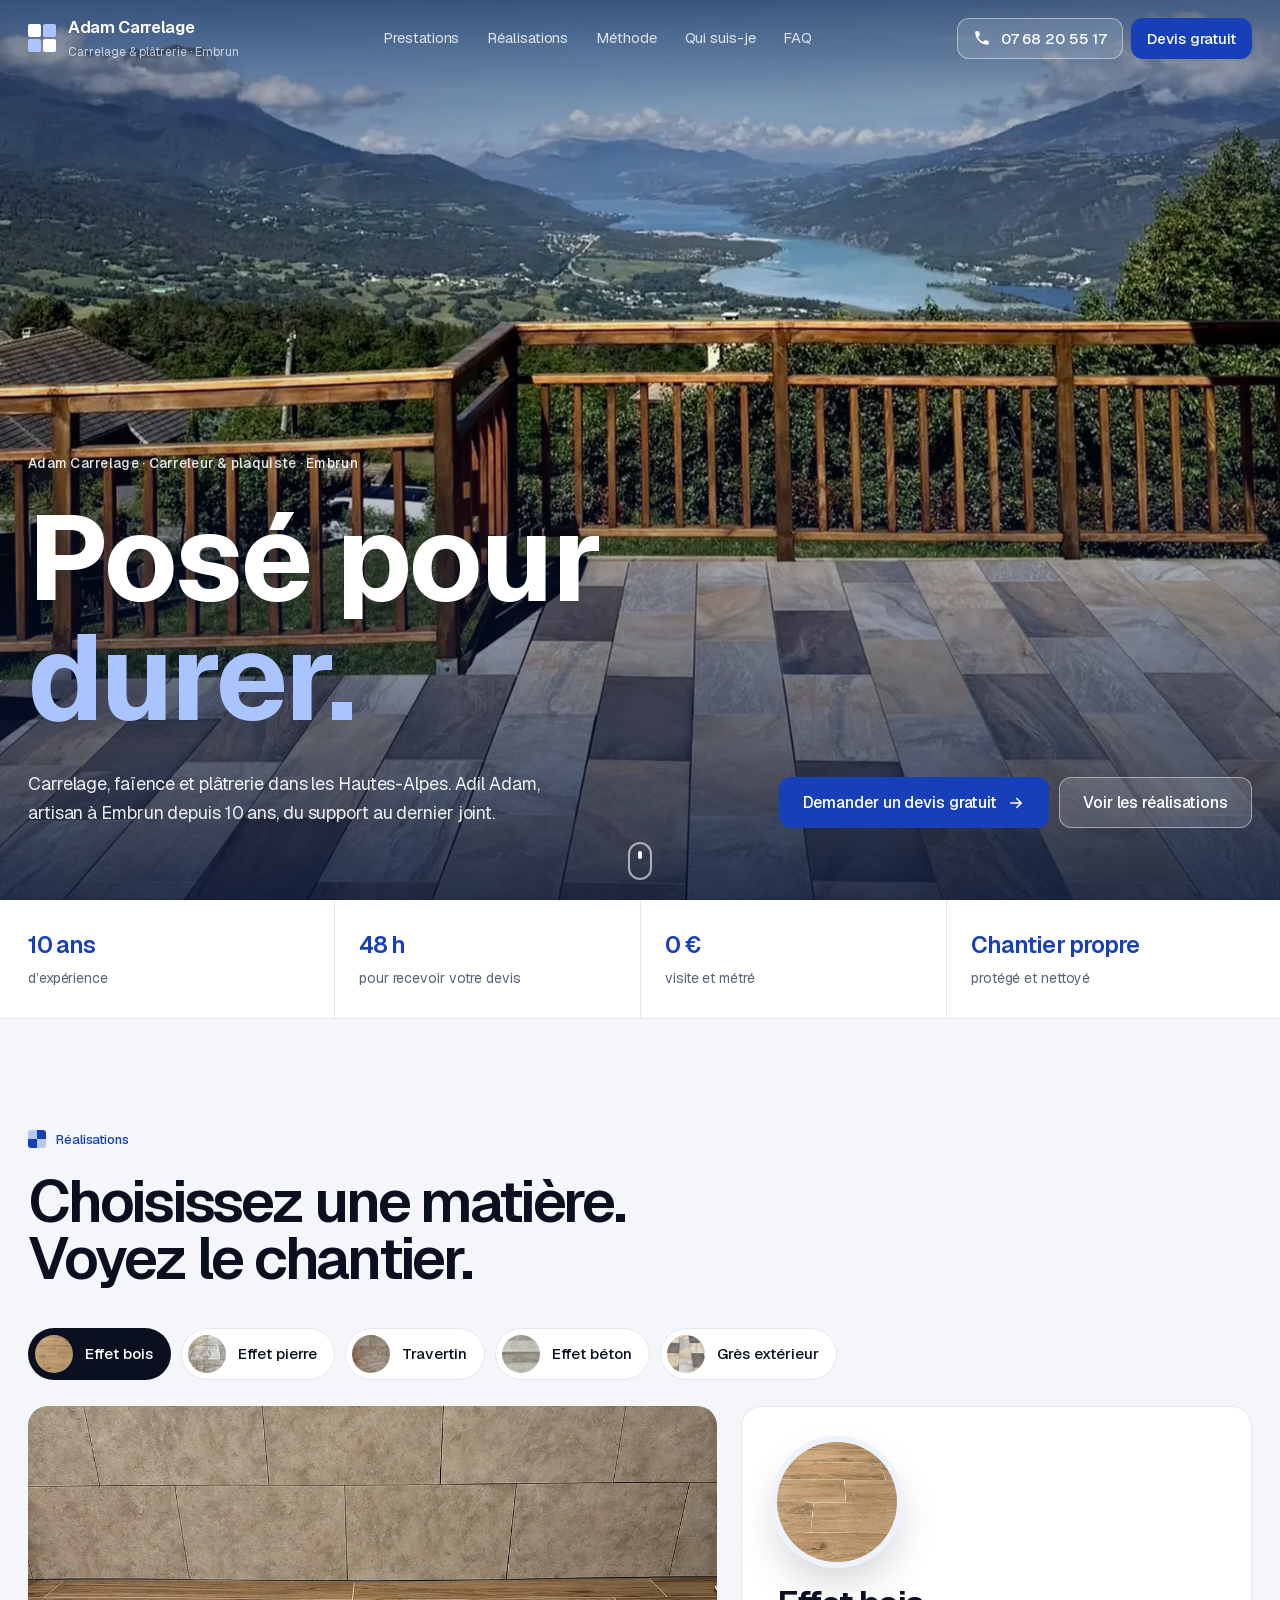
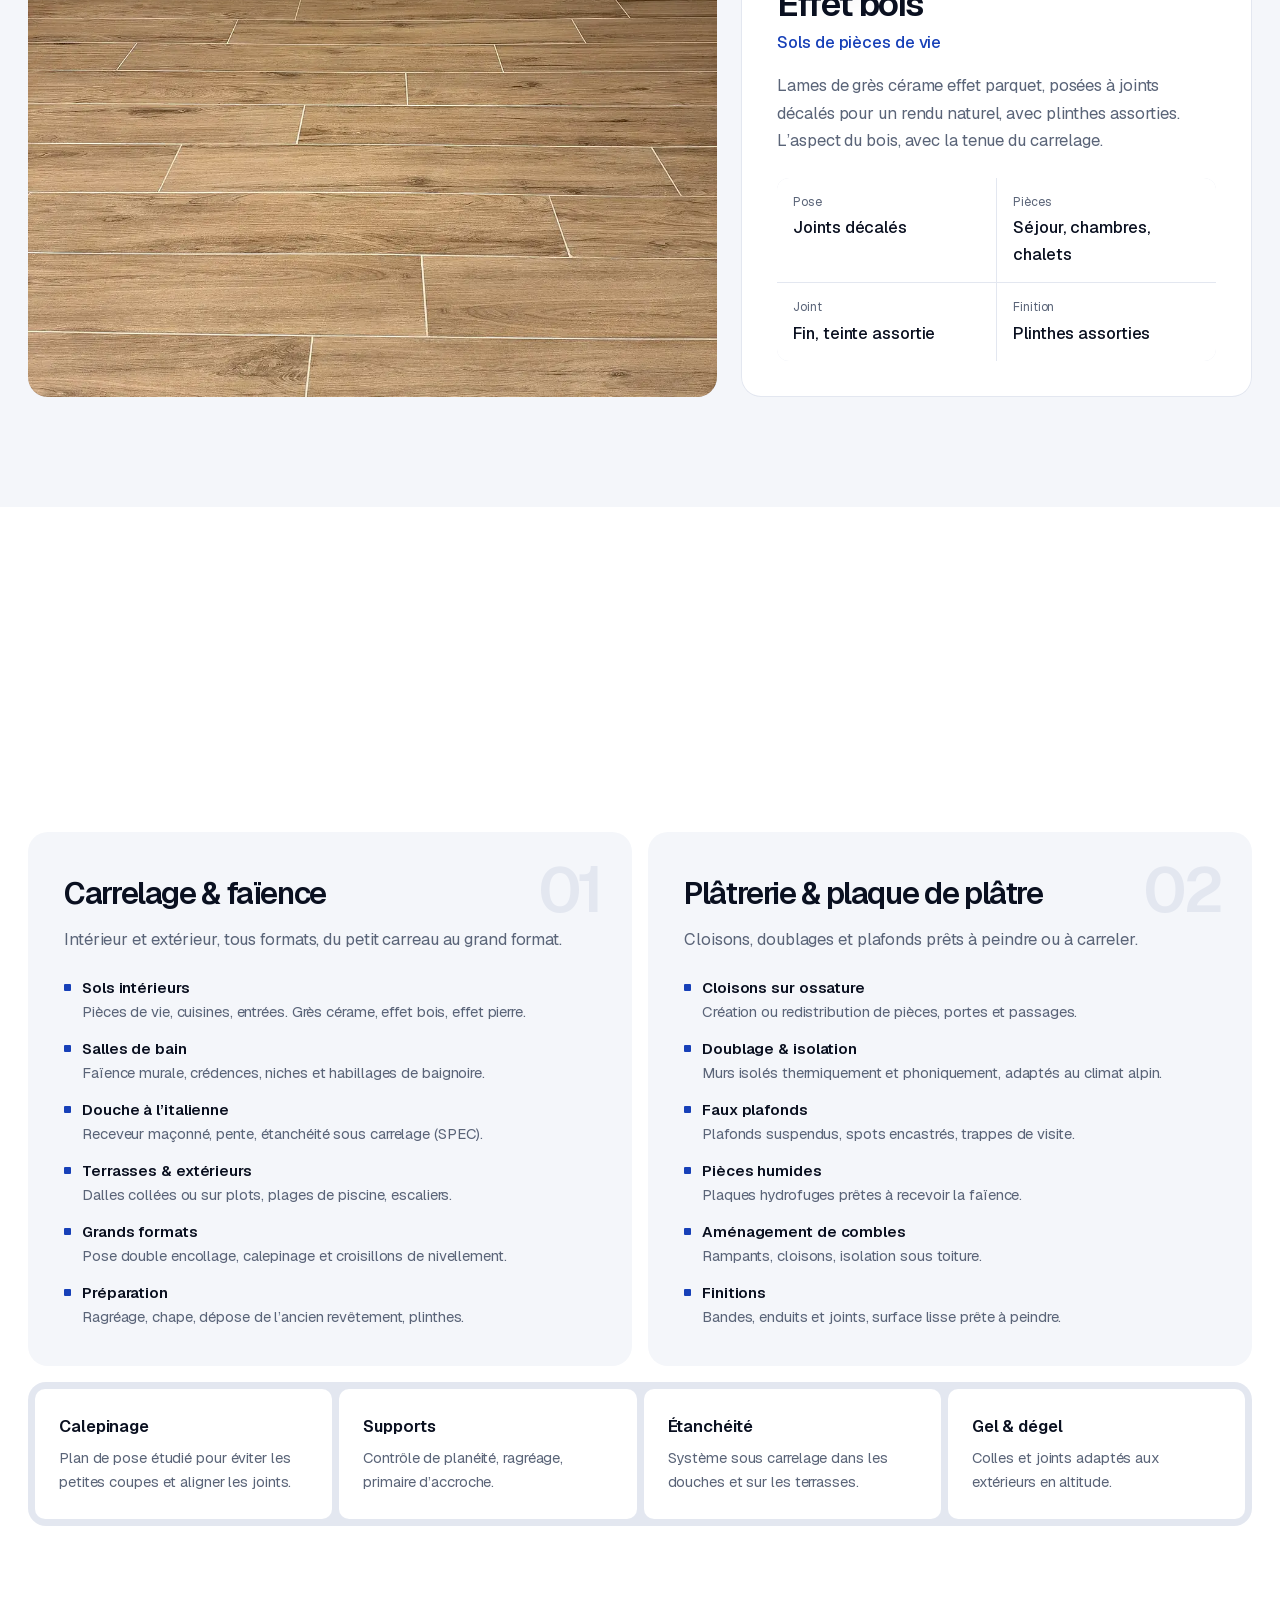
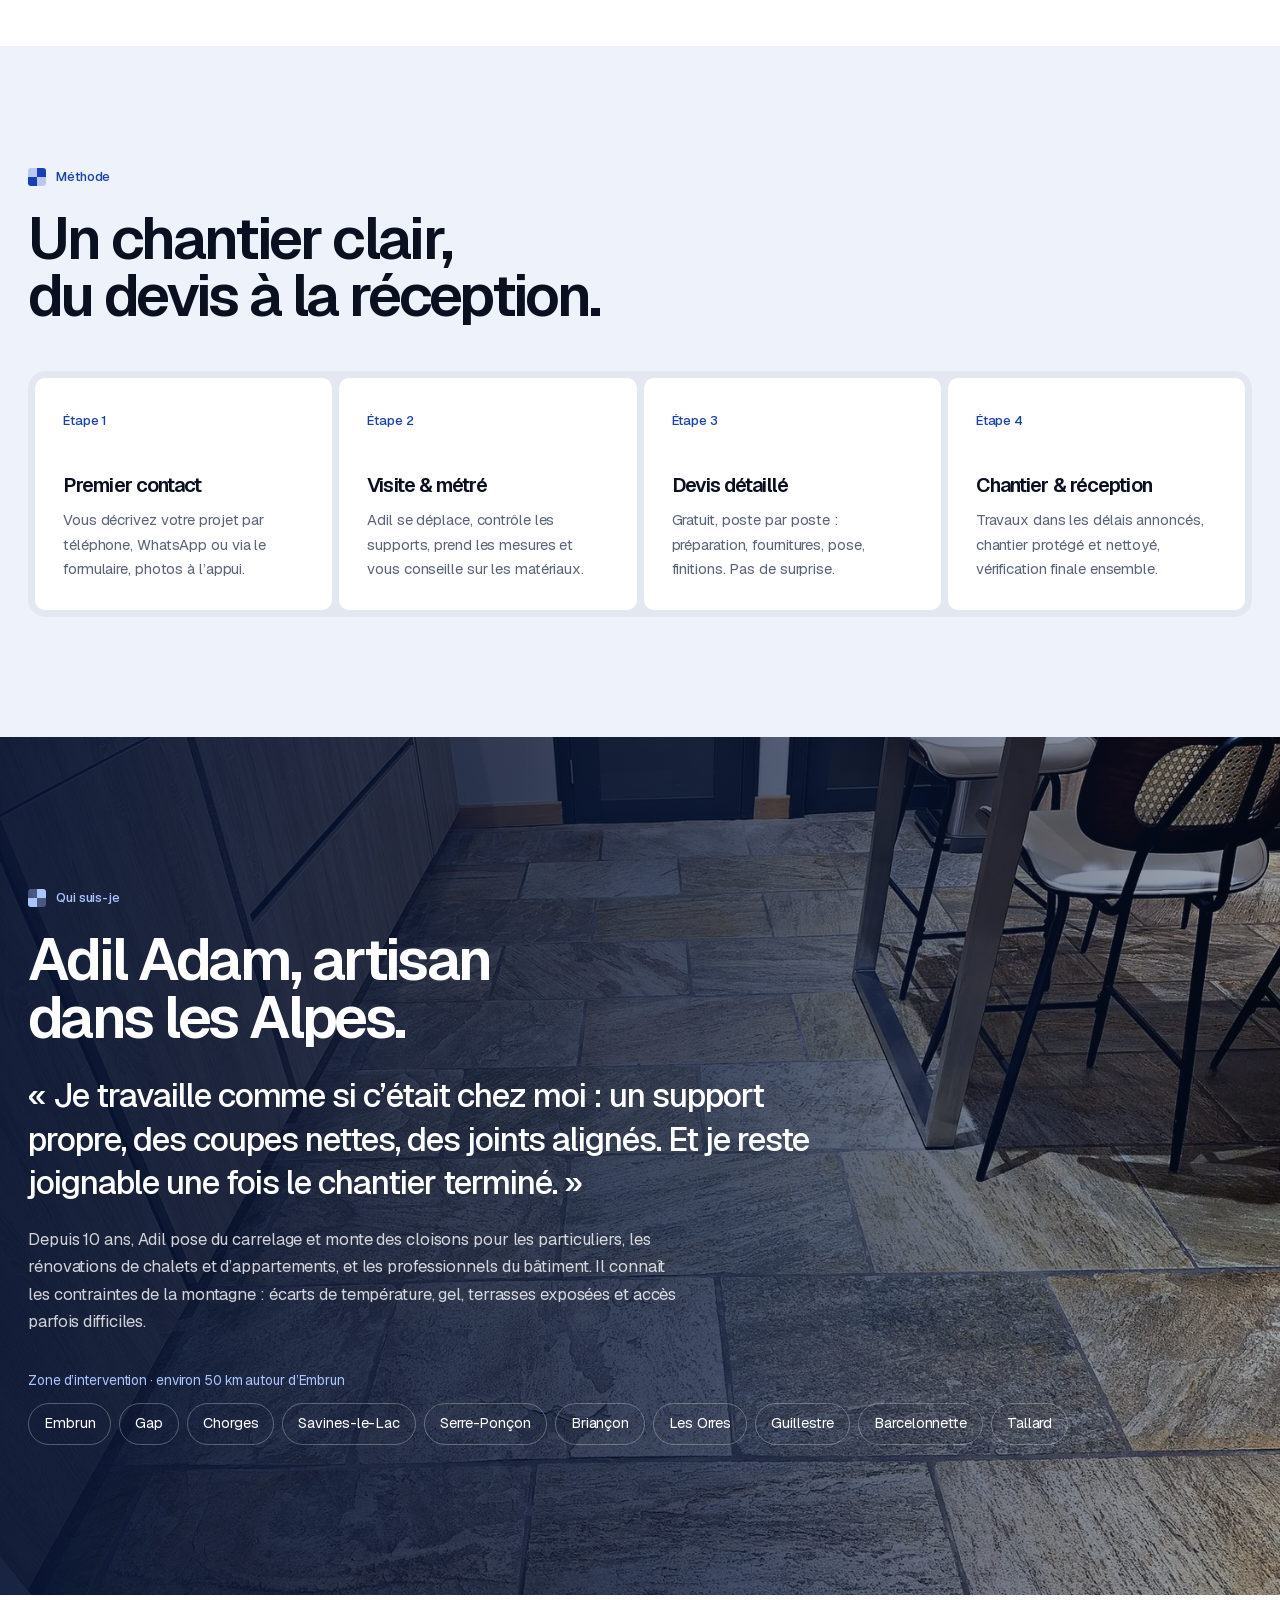
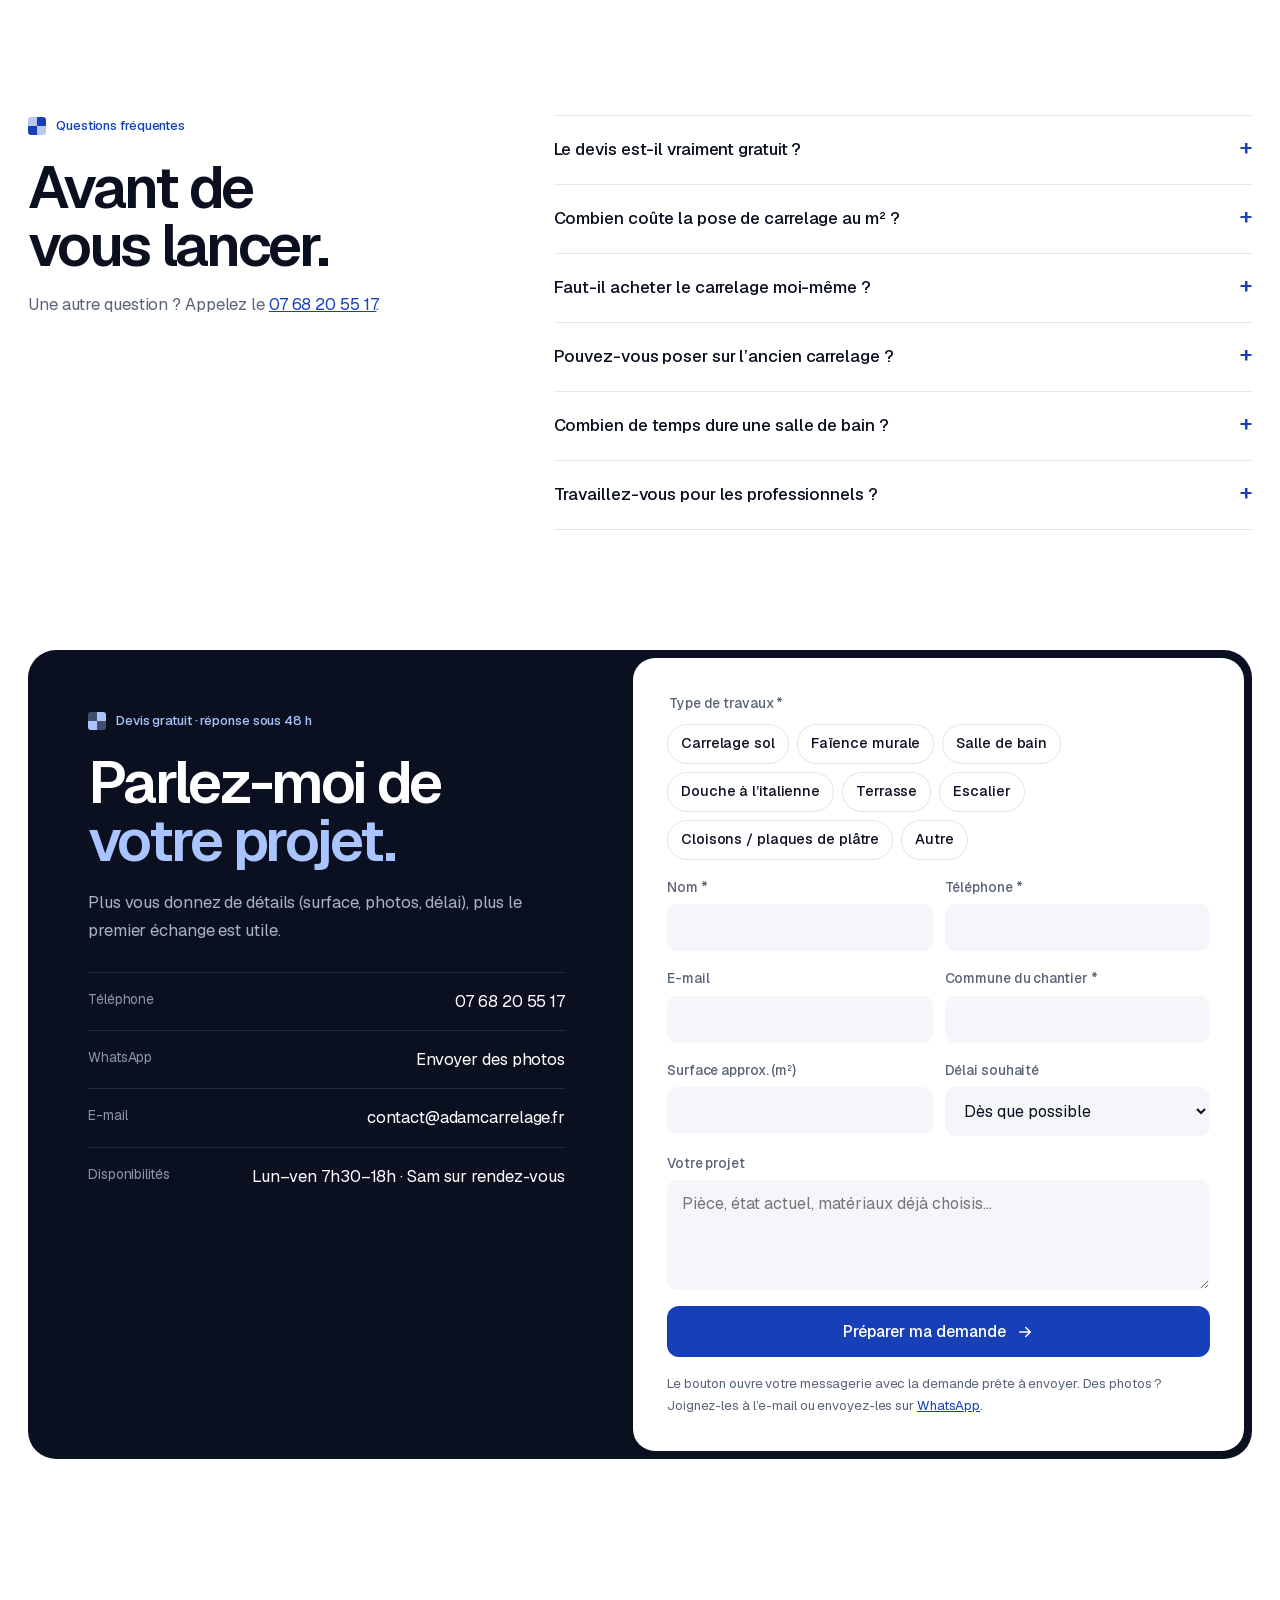
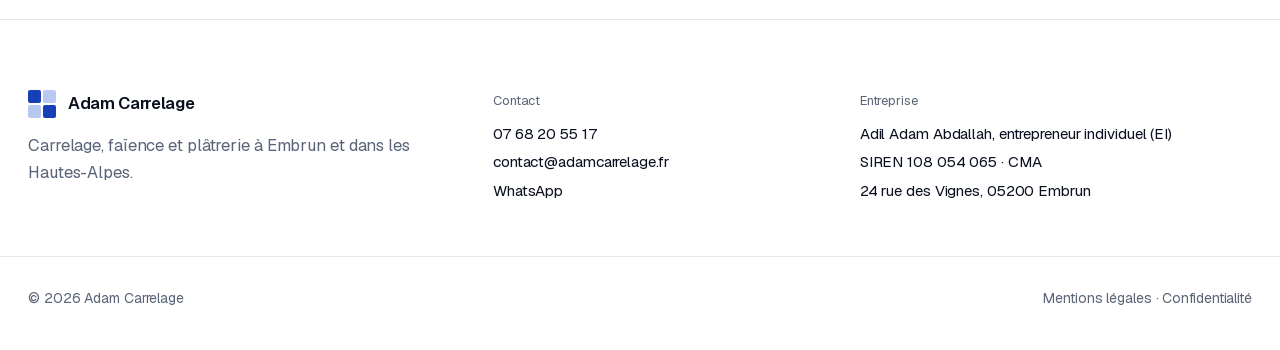
<file: index.html>
<!doctype html>
<html lang="fr"><head><meta name="robots" content="noindex">
<meta charset="utf-8"><meta name="viewport" content="width=device-width,initial-scale=1">
<title>Adam Carrelage · Carreleur et plaquiste à Embrun (Hautes-Alpes)</title>
<meta name="description" content="Carrelage, faïence, douches à l’italienne, terrasses et plâtrerie à Embrun, Gap et dans les Hautes-Alpes. Visite et devis gratuits.">
<link rel="canonical" href="https://adamcarrelage.fr/">
<link rel="icon" href="favicon.svg" type="image/svg+xml">
<meta name="theme-color" content="#1740b8">
<meta property="og:type" content="website"><meta property="og:locale" content="fr_FR">
<meta property="og:title" content="Adam Carrelage · Carreleur et plaquiste à Embrun">
<meta property="og:description" content="Carrelage, faïence, douches à l’italienne, terrasses et plâtrerie à Embrun, Gap et dans les Hautes-Alpes. Visite et devis gratuits.">
<meta property="og:url" content="https://adamcarrelage.fr/"><meta property="og:image" content="https://adamcarrelage.fr/assets/v2/img/terrasse.webp">
<link rel="preload" href="assets/v2/fonts/geist.woff2" as="font" type="font/woff2" crossorigin>
<link rel="stylesheet" href="assets/v2/site.css">
<link rel="preload" href="assets/v2/img/terrasse.webp" as="image" fetchpriority="high">
<script type="application/ld+json">{"@context":"https://schema.org","@type":"HomeAndConstructionBusiness","name":"Adam Carrelage","url":"https://adamcarrelage.fr/","telephone":"+33768205517","email":"contact@adamcarrelage.fr","image":"https://adamcarrelage.fr/assets/v2/img/terrasse.webp","founder":{"@type":"Person","name":"Adil Adam Abdallah"},"address":{"@type":"PostalAddress","streetAddress":"24 rue des Vignes","postalCode":"05200","addressLocality":"Embrun","addressRegion":"Hautes-Alpes","addressCountry":"FR"},"areaServed":["Embrun","Gap","Chorges","Savines-le-Lac","Briançon","Barcelonnette","Tallard","Hautes-Alpes"],"identifier":{"@type":"PropertyValue","propertyID":"SIREN","value":"108054065"},"priceRange":"€€"}</script>
</head><body><a class="skip" href="#main">Aller au contenu</a>
<header class="hd over" id="hd"><div class="w"><a class="logo" href="./" aria-label="Adam Carrelage, accueil"><i aria-hidden="true"><b></b><b></b><b></b><b></b></i><span>Adam Carrelage<small>Carrelage & plâtrerie · Embrun</small></span></a>
<nav aria-label="Navigation principale"><a href="./#services">Prestations</a><a href="./#realisations">Réalisations</a><a href="./#methode">Méthode</a><a href="./#adil">Qui suis-je</a><a href="./#faq">FAQ</a></nav>
<div class="hd-cta"><a class="btn line sm" href="tel:+33768205517"><svg viewBox="0 0 24 24" width="18" height="18" aria-hidden="true"><path fill="currentColor" d="M6.6 10.8a15.5 15.5 0 0 0 6.6 6.6l2.2-2.2a1 1 0 0 1 1-.25 11.4 11.4 0 0 0 3.6.57 1 1 0 0 1 1 1V20a1 1 0 0 1-1 1A17 17 0 0 1 3 4a1 1 0 0 1 1-1h3.5a1 1 0 0 1 1 1c0 1.25.2 2.45.57 3.6a1 1 0 0 1-.25 1z"/></svg><span>07 68 20 55 17</span></a><a class="btn sm" href="./#devis">Devis gratuit</a></div></div></header>
<main id="main">
<section class="hero" id="top"><img src="assets/v2/img/terrasse.webp" alt="Terrasse en grès cérame effet pierre face au lac de Serre-Ponçon" fetchpriority="high"><div class="hero-t"><div class="w">
<p class="hero-k">Adam Carrelage · Carreleur & plaquiste · Embrun</p>
<h1><span><b>Posé pour</b></span><span><b>durer.</b></span></h1>
<div class="hero-row"><p>Carrelage, faïence et plâtrerie dans les Hautes-Alpes. Adil Adam, artisan à Embrun depuis 10 ans, du support au dernier joint.</p><div class="bs"><a class="btn" href="#devis">Demander un devis gratuit <svg viewBox="0 0 24 24" width="18" height="18" aria-hidden="true"><path fill="none" stroke="currentColor" stroke-width="2" stroke-linecap="round" stroke-linejoin="round" d="M5 12h14M13 6l6 6-6 6"/></svg></a><a class="btn glass" href="#realisations">Voir les réalisations</a></div></div></div></div><div class="cue" aria-hidden="true"></div></section>

<div class="trust"><div class="w"><div><b>10 ans</b><span>d’expérience</span></div><div><b>48 h</b><span>pour recevoir votre devis</span></div><div><b>0 €</b><span>visite et métré</span></div><div><b>Chantier propre</b><span>protégé et nettoyé</span></div></div></div>

<section class="mat" id="realisations"><div class="w"><div class="k rv">Réalisations</div><h2 class="rv">Choisissez une matière.<br>Voyez le chantier.</h2>
<div class="tabs" role="tablist" aria-label="Matières"><button class="tab" role="tab" aria-selected="true" aria-controls="stage" data-i="0"><img src="assets/v2/img/tex-bois.webp" alt="" width="38" height="38">Effet bois</button><button class="tab" role="tab" aria-selected="false" aria-controls="stage" data-i="1"><img src="assets/v2/img/tex-ardoise.webp" alt="" width="38" height="38">Effet pierre</button><button class="tab" role="tab" aria-selected="false" aria-controls="stage" data-i="2"><img src="assets/v2/img/tex-travertin.webp" alt="" width="38" height="38">Travertin</button><button class="tab" role="tab" aria-selected="false" aria-controls="stage" data-i="3"><img src="assets/v2/img/tex-beton.webp" alt="" width="38" height="38">Effet béton</button><button class="tab" role="tab" aria-selected="false" aria-controls="stage" data-i="4"><img src="assets/v2/img/tex-terrasse.webp" alt="" width="38" height="38">Grès extérieur</button></div>
<div class="stage" id="stage" role="tabpanel"><div class="photo"><img id="ph" src="assets/v2/img/sol-effet-bois.webp" alt="Effet bois : Sols de pièces de vie"></div><div class="info"><div class="fade" id="if"><div class="swatch"><img id="sw" src="assets/v2/img/tex-bois.webp" alt=""></div><h3 id="nm">Effet bois</h3><div class="sub" id="sb">Sols de pièces de vie</div><p id="tx">Lames de grès cérame effet parquet, posées à joints décalés pour un rendu naturel, avec plinthes assorties. L’aspect du bois, avec la tenue du carrelage.</p></div><dl id="dl" class="fade"><div><dt>Pose</dt><dd>Joints décalés</dd></div><div><dt>Pièces</dt><dd>Séjour, chambres, chalets</dd></div><div><dt>Joint</dt><dd>Fin, teinte assortie</dd></div><div><dt>Finition</dt><dd>Plinthes assorties</dd></div></dl></div></div></div></section>

<section class="sec" id="services"><div class="w"><div class="k rv">Prestations</div><div class="sec-h"><h2 class="rv">Deux métiers,<br>un seul interlocuteur.</h2><p class="rv">Pour une salle de bain, une cuisine ou une extension, vous n’avez pas à coordonner un plaquiste puis un carreleur : Adil monte les cloisons, prépare les supports et pose le revêtement.</p></div>
<div class="svc"><article class="rv"><div class="bg"><img src="assets/v2/img/sol-effet-bois.webp" alt="" loading="lazy"></div><span class="n">01</span><div class="z"><h3>Carrelage & faïence</h3><p>Intérieur et extérieur, tous formats, du petit carreau au grand format.</p><ul><li><b>Sols intérieurs</b>Pièces de vie, cuisines, entrées. Grès cérame, effet bois, effet pierre.</li><li><b>Salles de bain</b>Faïence murale, crédences, niches et habillages de baignoire.</li><li><b>Douche à l’italienne</b>Receveur maçonné, pente, étanchéité sous carrelage (SPEC).</li><li><b>Terrasses & extérieurs</b>Dalles collées ou sur plots, plages de piscine, escaliers.</li><li><b>Grands formats</b>Pose double encollage, calepinage et croisillons de nivellement.</li><li><b>Préparation</b>Ragréage, chape, dépose de l’ancien revêtement, plinthes.</li></ul></div></article>
<article class="rv"><div class="bg"><img src="assets/v2/img/escalier.webp" alt="" loading="lazy"></div><span class="n">02</span><div class="z"><h3>Plâtrerie & plaque de plâtre</h3><p>Cloisons, doublages et plafonds prêts à peindre ou à carreler.</p><ul><li><b>Cloisons sur ossature</b>Création ou redistribution de pièces, portes et passages.</li><li><b>Doublage & isolation</b>Murs isolés thermiquement et phoniquement, adaptés au climat alpin.</li><li><b>Faux plafonds</b>Plafonds suspendus, spots encastrés, trappes de visite.</li><li><b>Pièces humides</b>Plaques hydrofuges prêtes à recevoir la faïence.</li><li><b>Aménagement de combles</b>Rampants, cloisons, isolation sous toiture.</li><li><b>Finitions</b>Bandes, enduits et joints, surface lisse prête à peindre.</li></ul></div></article></div>
<div class="specs"><div class="rv"><b>Calepinage</b><p>Plan de pose étudié pour éviter les petites coupes et aligner les joints.</p></div><div class="rv"><b>Supports</b><p>Contrôle de planéité, ragréage, primaire d’accroche.</p></div><div class="rv"><b>Étanchéité</b><p>Système sous carrelage dans les douches et sur les terrasses.</p></div><div class="rv"><b>Gel & dégel</b><p>Colles et joints adaptés aux extérieurs en altitude.</p></div></div></div></section>

<section class="sec ice" id="methode"><div class="w"><div class="k rv">Méthode</div><h2 class="rv">Un chantier clair,<br>du devis à la réception.</h2><ol class="steps"><li class="rv"><b>Étape 1</b><h3>Premier contact</h3><p>Vous décrivez votre projet par téléphone, WhatsApp ou via le formulaire, photos à l’appui.</p></li><li class="rv"><b>Étape 2</b><h3>Visite & métré</h3><p>Adil se déplace, contrôle les supports, prend les mesures et vous conseille sur les matériaux.</p></li><li class="rv"><b>Étape 3</b><h3>Devis détaillé</h3><p>Gratuit, poste par poste : préparation, fournitures, pose, finitions. Pas de surprise.</p></li><li class="rv"><b>Étape 4</b><h3>Chantier & réception</h3><p>Travaux dans les délais annoncés, chantier protégé et nettoyé, vérification finale ensemble.</p></li></ol></div></section>

<section class="quote" id="adil"><img src="assets/v2/img/sol-pierre-cuisine.webp" alt="" loading="lazy"><div class="w"><div class="k k-l rv">Qui suis-je</div><h2 class="rv">Adil Adam, artisan<br>dans les Alpes.</h2><blockquote class="rv">« Je travaille comme si c’était chez moi : un support propre, des coupes nettes, des joints alignés. Et je reste joignable une fois le chantier terminé. »</blockquote>
<p class="rv">Depuis 10 ans, Adil pose du carrelage et monte des cloisons pour les particuliers, les rénovations de chalets et d’appartements, et les professionnels du bâtiment. Il connaît les contraintes de la montagne : écarts de température, gel, terrasses exposées et accès parfois difficiles.</p>
<div class="zone rv" id="zone"><small>Zone d’intervention · environ 50 km autour d’Embrun</small><div><span>Embrun</span><span>Gap</span><span>Chorges</span><span>Savines-le-Lac</span><span>Serre-Ponçon</span><span>Briançon</span><span>Les Orres</span><span>Guillestre</span><span>Barcelonnette</span><span>Tallard</span></div></div></div></section>

<section class="sec" id="faq"><div class="w faq"><div><div class="k rv">Questions fréquentes</div><h2 class="rv">Avant de<br>vous lancer.</h2><p class="rv muted">Une autre question ? Appelez le <a href="tel:+33768205517">07 68 20 55 17</a>.</p></div><div><details class="rv"><summary>Le devis est-il vraiment gratuit ?</summary><p>Oui. La visite, le métré et le devis détaillé sont gratuits et sans engagement.</p></details><details class="rv"><summary>Combien coûte la pose de carrelage au m² ?</summary><p>Le prix dépend du format des carreaux, de l’état du support, du type de pose et des finitions (plinthes, coupes, étanchéité). C’est pour cela qu’Adil se déplace avant de chiffrer : vous recevez un prix précis, pas une fourchette.</p></details><details class="rv"><summary>Faut-il acheter le carrelage moi-même ?</summary><p>Comme vous préférez. Adil peut fournir les matériaux, ou poser ceux que vous avez choisis en vous conseillant sur les quantités, la colle et les joints adaptés.</p></details><details class="rv"><summary>Pouvez-vous poser sur l’ancien carrelage ?</summary><p>Souvent oui, si l’ancien revêtement est sain, plan et bien adhérent. Sinon, il faut le déposer. Le diagnostic est fait lors de la visite.</p></details><details class="rv"><summary>Combien de temps dure une salle de bain ?</summary><p>Comptez en général de une à trois semaines selon la surface, la création ou non de cloisons et la douche à l’italienne. Le planning exact figure sur le devis.</p></details><details class="rv"><summary>Travaillez-vous pour les professionnels ?</summary><p>Oui : particuliers, agences, syndics, constructeurs et entreprises générales du bâtiment en sous-traitance.</p></details></div></div></section>

<section class="sec" id="devis" style="padding-top:0"><div class="w"><div class="fin rv"><div class="t"><div class="k k-l">Devis gratuit · réponse sous 48 h</div><h2>Parlez-moi de<br><em>votre projet.</em></h2><p>Plus vous donnez de détails (surface, photos, délai), plus le premier échange est utile.</p>
<div class="lines"><a href="tel:+33768205517"><span>Téléphone</span>07 68 20 55 17</a><a href="https://wa.me/33768205517" target="_blank" rel="noopener"><span>WhatsApp</span>Envoyer des photos</a><a href="mailto:contact@adamcarrelage.fr"><span>E-mail</span>contact@adamcarrelage.fr</a><span class="ln"><span>Disponibilités</span>Lun–ven 7h30–18h · Sam sur rendez-vous</span></div></div>
<form class="form" id="form" novalidate><fieldset><legend>Type de travaux *</legend><div class="checks"><label><input type="checkbox" name="travaux" value="Carrelage sol"><span>Carrelage sol</span></label><label><input type="checkbox" name="travaux" value="Faïence murale"><span>Faïence murale</span></label><label><input type="checkbox" name="travaux" value="Salle de bain"><span>Salle de bain</span></label><label><input type="checkbox" name="travaux" value="Douche à l’italienne"><span>Douche à l’italienne</span></label><label><input type="checkbox" name="travaux" value="Terrasse"><span>Terrasse</span></label><label><input type="checkbox" name="travaux" value="Escalier"><span>Escalier</span></label><label><input type="checkbox" name="travaux" value="Cloisons / plaques de plâtre"><span>Cloisons / plaques de plâtre</span></label><label><input type="checkbox" name="travaux" value="Autre"><span>Autre</span></label></div></fieldset>
<div class="row2"><label>Nom *<input id="f-nom" required autocomplete="name"></label><label>Téléphone *<input id="f-tel" type="tel" required autocomplete="tel"></label></div>
<div class="row2"><label>E-mail<input id="f-mail" type="email" autocomplete="email"></label><label>Commune du chantier *<input id="f-ville" required></label></div>
<div class="row2"><label>Surface approx. (m²)<input id="f-surf" inputmode="numeric"></label><label>Délai souhaité<select id="f-delai"><option>Dès que possible</option><option>Dans 1 à 3 mois</option><option>Dans plus de 3 mois</option><option>Je me renseigne</option></select></label></div>
<label>Votre projet<textarea id="f-msg" rows="4" placeholder="Pièce, état actuel, matériaux déjà choisis…"></textarea></label>
<p class="err" id="err" hidden>Merci de cocher un type de travaux et de remplir les champs marqués *.</p>
<button class="btn wide" type="submit">Préparer ma demande <svg viewBox="0 0 24 24" width="18" height="18" aria-hidden="true"><path fill="none" stroke="currentColor" stroke-width="2" stroke-linecap="round" stroke-linejoin="round" d="M5 12h14M13 6l6 6-6 6"/></svg></button>
<p class="hint">Le bouton ouvre votre messagerie avec la demande prête à envoyer. Des photos ? Joignez-les à l’e-mail ou envoyez-les sur <a href="https://wa.me/33768205517" target="_blank" rel="noopener">WhatsApp</a>.</p>
<div class="ok" id="ok" hidden tabindex="-1"><strong>Votre e-mail est prêt.</strong> Il ne reste qu’à l’envoyer. Rien ne s’est ouvert ? <a id="ok-wa" href="https://wa.me/33768205517" target="_blank" rel="noopener">Envoyez la demande par WhatsApp</a>.</div></form></div></div></section>
</main>
<script>window.MAT=[{"name":"Effet bois","tex":"assets/v2/img/tex-bois.webp","img":"assets/v2/img/sol-effet-bois.webp","sub":"Sols de pièces de vie","txt":"Lames de grès cérame effet parquet, posées à joints décalés pour un rendu naturel, avec plinthes assorties. L’aspect du bois, avec la tenue du carrelage.","d":[["Pose","Joints décalés"],["Pièces","Séjour, chambres, chalets"],["Joint","Fin, teinte assortie"],["Finition","Plinthes assorties"]]},{"name":"Effet pierre","tex":"assets/v2/img/tex-ardoise.webp","img":"assets/v2/img/sol-pierre-cuisine.webp","sub":"Cuisines & entrées","txt":"Dalles effet ardoise de plusieurs formats, posées en opus. Le calepinage est dessiné pour un rendu naturel, sans motif répétitif.","d":[["Pose","Opus multi-formats"],["Pièces","Cuisines, entrées"],["Joint","Gris, discret"],["Rendu","Pierre naturelle"]]},{"name":"Travertin","tex":"assets/v2/img/tex-travertin.webp","img":"assets/v2/img/douche-travertin.webp","sub":"Salles de bain","txt":"Travertin et frise mosaïque autour d’un receveur extra-plat, avec étanchéité sous carrelage dans la zone de douche.","d":[["Pose","Murale, frise mosaïque"],["Pièces","Douches, combles"],["Receveur","Extra-plat"],["Étanchéité","Sous carrelage"]]},{"name":"Effet béton","tex":"assets/v2/img/tex-beton.webp","img":"assets/v2/img/escalier.webp","sub":"Escaliers","txt":"Grès effet béton marche par marche, nez de marche aluminium et plinthes découpées à la mesure de chaque contremarche.","d":[["Pose","Marches & contremarches"],["Finition","Nez de marche alu"],["Plinthes","Découpées sur mesure"],["Rendu","Sobre, contemporain"]]},{"name":"Grès extérieur","tex":"assets/v2/img/tex-terrasse.webp","img":"assets/v2/img/terrasse.webp","sub":"Terrasses en altitude","txt":"Grès cérame effet pierre en pose aléatoire, avec colles et joints prévus pour l’extérieur, face au lac de Serre-Ponçon.","d":[["Pose","Aléatoire, plusieurs teintes"],["Lieu","Terrasses, plages de piscine"],["Produits","Colles et joints extérieurs"],["Vue","Serre-Ponçon"]]}]</script>
<footer class="ft"><div class="w"><div><a class="logo" href="./"><i aria-hidden="true"><b></b><b></b><b></b><b></b></i><span>Adam Carrelage</span></a><p>Carrelage, faïence et plâtrerie à Embrun et dans les Hautes-Alpes.</p></div>
<div><small>Contact</small><a href="tel:+33768205517">07 68 20 55 17</a><a href="mailto:contact@adamcarrelage.fr">contact@adamcarrelage.fr</a><a href="https://wa.me/33768205517" target="_blank" rel="noopener">WhatsApp</a></div>
<div><small>Entreprise</small><span>Adil Adam Abdallah, entrepreneur individuel (EI)</span><span>SIREN 108 054 065 · CMA</span><span>24 rue des Vignes, 05200 Embrun</span></div></div>
<div class="w ft-b"><span>© <span id="y">2026</span> Adam Carrelage</span><span><a href="mentions-legales.html">Mentions légales</a> · <a href="confidentialite.html">Confidentialité</a></span></div></footer>
<div class="mbar"><a href="tel:+33768205517"><svg viewBox="0 0 24 24" width="18" height="18" aria-hidden="true"><path fill="currentColor" d="M6.6 10.8a15.5 15.5 0 0 0 6.6 6.6l2.2-2.2a1 1 0 0 1 1-.25 11.4 11.4 0 0 0 3.6.57 1 1 0 0 1 1 1V20a1 1 0 0 1-1 1A17 17 0 0 1 3 4a1 1 0 0 1 1-1h3.5a1 1 0 0 1 1 1c0 1.25.2 2.45.57 3.6a1 1 0 0 1-.25 1z"/></svg> Appeler</a><a href="./#devis" class="pri">Devis gratuit</a></div>
<script src="assets/v2/site.js" defer></script>
</body></html>
</file>
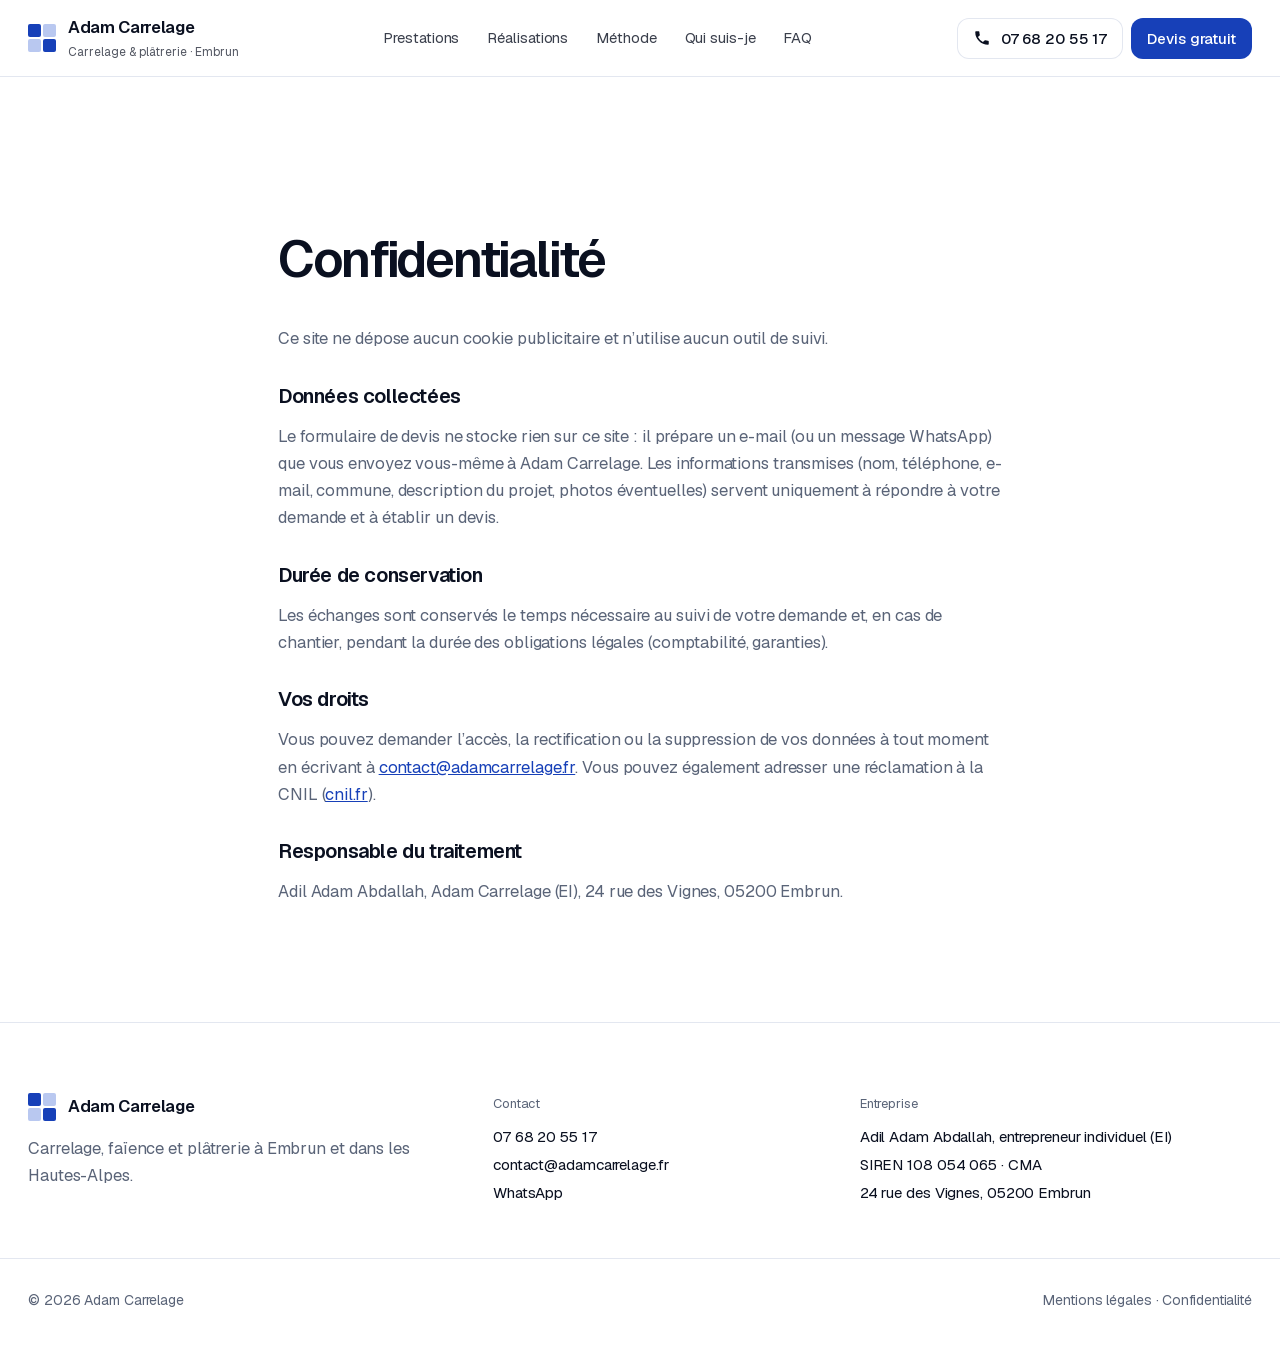
<file: confidentialite.html>
<!doctype html>
<html lang="fr"><head><meta name="robots" content="noindex">
<meta charset="utf-8"><meta name="viewport" content="width=device-width,initial-scale=1">
<title>Confidentialité · Adam Carrelage</title>
<meta name="description" content="Confidentialité du site Adam Carrelage.">
<link rel="canonical" href="https://adamcarrelage.fr/confidentialite">
<link rel="icon" href="favicon.svg" type="image/svg+xml">
<meta name="theme-color" content="#1740b8">
<meta property="og:type" content="website"><meta property="og:locale" content="fr_FR">
<meta property="og:title" content="Adam Carrelage · Carreleur et plaquiste à Embrun">
<meta property="og:description" content="Confidentialité du site Adam Carrelage.">
<meta property="og:url" content="https://adamcarrelage.fr/confidentialite"><meta property="og:image" content="https://adamcarrelage.fr/assets/v2/img/terrasse.webp">
<link rel="preload" href="assets/v2/fonts/geist.woff2" as="font" type="font/woff2" crossorigin>
<link rel="stylesheet" href="assets/v2/site.css">
</head><body><a class="skip" href="#main">Aller au contenu</a>
<header class="hd" id="hd"><div class="w"><a class="logo" href="./" aria-label="Adam Carrelage, accueil"><i aria-hidden="true"><b></b><b></b><b></b><b></b></i><span>Adam Carrelage<small>Carrelage & plâtrerie · Embrun</small></span></a>
<nav aria-label="Navigation principale"><a href="./#services">Prestations</a><a href="./#realisations">Réalisations</a><a href="./#methode">Méthode</a><a href="./#adil">Qui suis-je</a><a href="./#faq">FAQ</a></nav>
<div class="hd-cta"><a class="btn line sm" href="tel:+33768205517"><svg viewBox="0 0 24 24" width="18" height="18" aria-hidden="true"><path fill="currentColor" d="M6.6 10.8a15.5 15.5 0 0 0 6.6 6.6l2.2-2.2a1 1 0 0 1 1-.25 11.4 11.4 0 0 0 3.6.57 1 1 0 0 1 1 1V20a1 1 0 0 1-1 1A17 17 0 0 1 3 4a1 1 0 0 1 1-1h3.5a1 1 0 0 1 1 1c0 1.25.2 2.45.57 3.6a1 1 0 0 1-.25 1z"/></svg><span>07 68 20 55 17</span></a><a class="btn sm" href="./#devis">Devis gratuit</a></div></div></header><main id="main" class="legal"><div class="w"><h1>Confidentialité</h1>
<p>Ce site ne dépose aucun cookie publicitaire et n’utilise aucun outil de suivi.</p>
<h2>Données collectées</h2><p>Le formulaire de devis ne stocke rien sur ce site : il prépare un e-mail (ou un message WhatsApp) que vous envoyez vous-même à Adam Carrelage. Les informations transmises (nom, téléphone, e-mail, commune, description du projet, photos éventuelles) servent uniquement à répondre à votre demande et à établir un devis.</p>
<h2>Durée de conservation</h2><p>Les échanges sont conservés le temps nécessaire au suivi de votre demande et, en cas de chantier, pendant la durée des obligations légales (comptabilité, garanties).</p>
<h2>Vos droits</h2><p>Vous pouvez demander l’accès, la rectification ou la suppression de vos données à tout moment en écrivant à <a href="mailto:contact@adamcarrelage.fr">contact@adamcarrelage.fr</a>. Vous pouvez également adresser une réclamation à la CNIL (<a href="https://www.cnil.fr" rel="noopener">cnil.fr</a>).</p>
<h2>Responsable du traitement</h2><p>Adil Adam Abdallah, Adam Carrelage (EI), 24 rue des Vignes, 05200 Embrun.</p></div></main><footer class="ft"><div class="w"><div><a class="logo" href="./"><i aria-hidden="true"><b></b><b></b><b></b><b></b></i><span>Adam Carrelage</span></a><p>Carrelage, faïence et plâtrerie à Embrun et dans les Hautes-Alpes.</p></div>
<div><small>Contact</small><a href="tel:+33768205517">07 68 20 55 17</a><a href="mailto:contact@adamcarrelage.fr">contact@adamcarrelage.fr</a><a href="https://wa.me/33768205517" target="_blank" rel="noopener">WhatsApp</a></div>
<div><small>Entreprise</small><span>Adil Adam Abdallah, entrepreneur individuel (EI)</span><span>SIREN 108 054 065 · CMA</span><span>24 rue des Vignes, 05200 Embrun</span></div></div>
<div class="w ft-b"><span>© <span id="y">2026</span> Adam Carrelage</span><span><a href="mentions-legales.html">Mentions légales</a> · <a href="confidentialite.html">Confidentialité</a></span></div></footer>
<div class="mbar"><a href="tel:+33768205517"><svg viewBox="0 0 24 24" width="18" height="18" aria-hidden="true"><path fill="currentColor" d="M6.6 10.8a15.5 15.5 0 0 0 6.6 6.6l2.2-2.2a1 1 0 0 1 1-.25 11.4 11.4 0 0 0 3.6.57 1 1 0 0 1 1 1V20a1 1 0 0 1-1 1A17 17 0 0 1 3 4a1 1 0 0 1 1-1h3.5a1 1 0 0 1 1 1c0 1.25.2 2.45.57 3.6a1 1 0 0 1-.25 1z"/></svg> Appeler</a><a href="./#devis" class="pri">Devis gratuit</a></div>
<script src="assets/v2/site.js" defer></script>
</body></html>
</file>
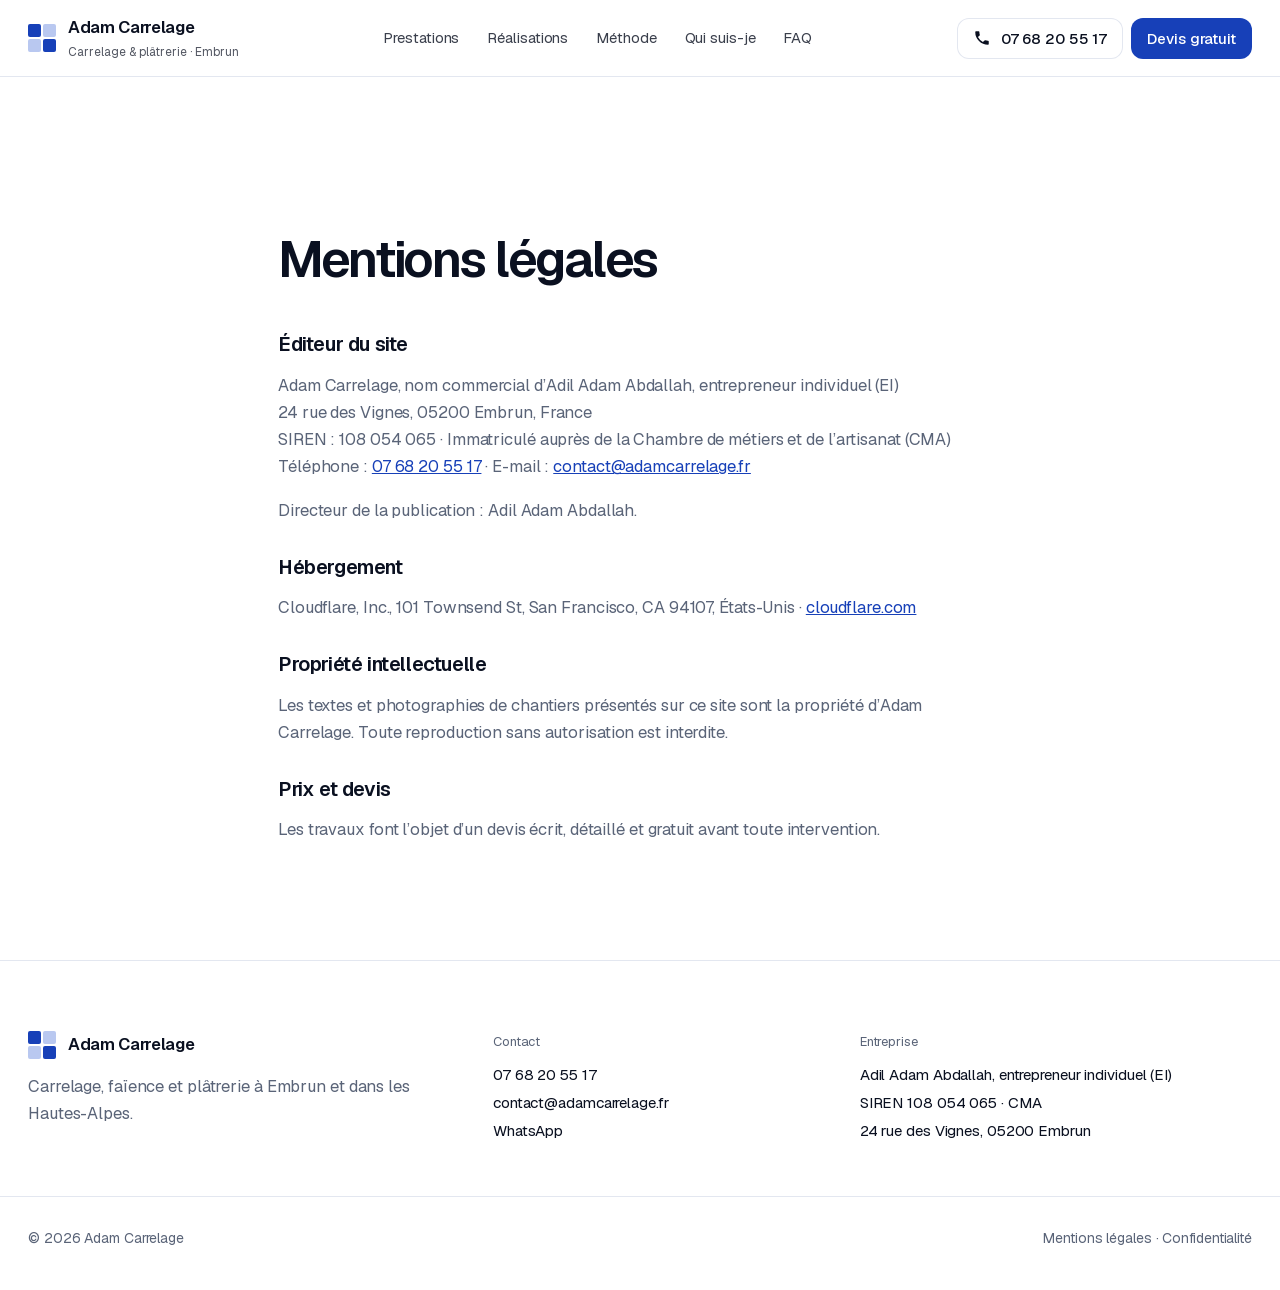
<file: mentions-legales.html>
<!doctype html>
<html lang="fr"><head><meta name="robots" content="noindex">
<meta charset="utf-8"><meta name="viewport" content="width=device-width,initial-scale=1">
<title>Mentions légales · Adam Carrelage</title>
<meta name="description" content="Mentions légales du site Adam Carrelage.">
<link rel="canonical" href="https://adamcarrelage.fr/mentions-legales">
<link rel="icon" href="favicon.svg" type="image/svg+xml">
<meta name="theme-color" content="#1740b8">
<meta property="og:type" content="website"><meta property="og:locale" content="fr_FR">
<meta property="og:title" content="Adam Carrelage · Carreleur et plaquiste à Embrun">
<meta property="og:description" content="Mentions légales du site Adam Carrelage.">
<meta property="og:url" content="https://adamcarrelage.fr/mentions-legales"><meta property="og:image" content="https://adamcarrelage.fr/assets/v2/img/terrasse.webp">
<link rel="preload" href="assets/v2/fonts/geist.woff2" as="font" type="font/woff2" crossorigin>
<link rel="stylesheet" href="assets/v2/site.css">
</head><body><a class="skip" href="#main">Aller au contenu</a>
<header class="hd" id="hd"><div class="w"><a class="logo" href="./" aria-label="Adam Carrelage, accueil"><i aria-hidden="true"><b></b><b></b><b></b><b></b></i><span>Adam Carrelage<small>Carrelage & plâtrerie · Embrun</small></span></a>
<nav aria-label="Navigation principale"><a href="./#services">Prestations</a><a href="./#realisations">Réalisations</a><a href="./#methode">Méthode</a><a href="./#adil">Qui suis-je</a><a href="./#faq">FAQ</a></nav>
<div class="hd-cta"><a class="btn line sm" href="tel:+33768205517"><svg viewBox="0 0 24 24" width="18" height="18" aria-hidden="true"><path fill="currentColor" d="M6.6 10.8a15.5 15.5 0 0 0 6.6 6.6l2.2-2.2a1 1 0 0 1 1-.25 11.4 11.4 0 0 0 3.6.57 1 1 0 0 1 1 1V20a1 1 0 0 1-1 1A17 17 0 0 1 3 4a1 1 0 0 1 1-1h3.5a1 1 0 0 1 1 1c0 1.25.2 2.45.57 3.6a1 1 0 0 1-.25 1z"/></svg><span>07 68 20 55 17</span></a><a class="btn sm" href="./#devis">Devis gratuit</a></div></div></header><main id="main" class="legal"><div class="w"><h1>Mentions légales</h1>
<h2>Éditeur du site</h2><p>Adam Carrelage, nom commercial d’Adil Adam Abdallah, entrepreneur individuel (EI)<br>24 rue des Vignes, 05200 Embrun, France<br>SIREN : 108 054 065 · Immatriculé auprès de la Chambre de métiers et de l’artisanat (CMA)<br>Téléphone : <a href="tel:+33768205517">07 68 20 55 17</a> · E-mail : <a href="mailto:contact@adamcarrelage.fr">contact@adamcarrelage.fr</a></p>
<p>Directeur de la publication : Adil Adam Abdallah.</p>
<h2>Hébergement</h2><p>Cloudflare, Inc., 101 Townsend St, San Francisco, CA 94107, États-Unis · <a href="https://www.cloudflare.com" rel="noopener">cloudflare.com</a></p>
<h2>Propriété intellectuelle</h2><p>Les textes et photographies de chantiers présentés sur ce site sont la propriété d’Adam Carrelage. Toute reproduction sans autorisation est interdite.</p>
<h2>Prix et devis</h2><p>Les travaux font l’objet d’un devis écrit, détaillé et gratuit avant toute intervention.</p></div></main><footer class="ft"><div class="w"><div><a class="logo" href="./"><i aria-hidden="true"><b></b><b></b><b></b><b></b></i><span>Adam Carrelage</span></a><p>Carrelage, faïence et plâtrerie à Embrun et dans les Hautes-Alpes.</p></div>
<div><small>Contact</small><a href="tel:+33768205517">07 68 20 55 17</a><a href="mailto:contact@adamcarrelage.fr">contact@adamcarrelage.fr</a><a href="https://wa.me/33768205517" target="_blank" rel="noopener">WhatsApp</a></div>
<div><small>Entreprise</small><span>Adil Adam Abdallah, entrepreneur individuel (EI)</span><span>SIREN 108 054 065 · CMA</span><span>24 rue des Vignes, 05200 Embrun</span></div></div>
<div class="w ft-b"><span>© <span id="y">2026</span> Adam Carrelage</span><span><a href="mentions-legales.html">Mentions légales</a> · <a href="confidentialite.html">Confidentialité</a></span></div></footer>
<div class="mbar"><a href="tel:+33768205517"><svg viewBox="0 0 24 24" width="18" height="18" aria-hidden="true"><path fill="currentColor" d="M6.6 10.8a15.5 15.5 0 0 0 6.6 6.6l2.2-2.2a1 1 0 0 1 1-.25 11.4 11.4 0 0 0 3.6.57 1 1 0 0 1 1 1V20a1 1 0 0 1-1 1A17 17 0 0 1 3 4a1 1 0 0 1 1-1h3.5a1 1 0 0 1 1 1c0 1.25.2 2.45.57 3.6a1 1 0 0 1-.25 1z"/></svg> Appeler</a><a href="./#devis" class="pri">Devis gratuit</a></div>
<script src="assets/v2/site.js" defer></script>
</body></html>
</file>
<file: assets/v2/site.css>
@font-face{font-family:Geist;src:url(fonts/geist.woff2) format("woff2");font-weight:100 900;font-display:swap}
:root{--b:#1740b8;--b2:#11318f;--sky:#a9c4ff;--ice:#eef2fb;--ink:#0a1020;--mu:#5a6478;--li:#e3e7f0;--g:#f4f6fa;--deep:#071433;--r:20px}
*{box-sizing:border-box}html{scroll-behavior:smooth;scroll-padding-top:84px;-webkit-text-size-adjust:100%}
body{margin:0;font:400 16.5px/1.65 Geist,system-ui,-apple-system,sans-serif;color:var(--ink);background:#fff;letter-spacing:-.006em;overflow-x:hidden;-webkit-font-smoothing:antialiased}
a{color:inherit}img{display:block;max-width:100%}
.w{max-width:1280px;margin:0 auto;padding:0 28px}
h1,h2,h3{margin:0;font-weight:600;letter-spacing:-.045em}
h2{font-size:clamp(2.2rem,4.6vw,4rem);line-height:.98;margin-top:16px}
.skip{position:absolute;left:-999px}.skip:focus{left:12px;top:12px;z-index:99;background:#fff;padding:8px 12px}
.k{display:inline-flex;align-items:center;gap:10px;font-size:.82rem;font-weight:500;color:var(--b)}.k:before{content:"";width:18px;height:18px;flex:none;background:conic-gradient(var(--b) 0 25%,#b9c8f0 0 50%,var(--b) 0 75%,#b9c8f0 0);border-radius:3px}
.k-l{color:var(--sky)}.k-l:before{background:conic-gradient(var(--sky) 0 25%,rgba(169,196,255,.35) 0 50%,var(--sky) 0 75%,rgba(169,196,255,.35) 0)}
.muted{color:var(--mu)}.muted a{color:var(--b)}
.btn{display:inline-flex;align-items:center;justify-content:center;gap:10px;background:var(--b);color:#fff;font:500 1rem Geist;padding:15px 24px;border-radius:12px;border:0;cursor:pointer;text-decoration:none;transition:background .25s,transform .25s}.btn:hover{background:var(--b2);transform:translateY(-2px)}
.btn.line{background:#fff;color:var(--ink);box-shadow:inset 0 0 0 1px var(--li)}.btn.sm{padding:11px 16px;font-size:.93rem}
.btn.glass{background:rgba(255,255,255,.14);backdrop-filter:blur(10px);-webkit-backdrop-filter:blur(10px);box-shadow:inset 0 0 0 1px rgba(255,255,255,.45)}
.btn.wide{width:100%}
.rv{opacity:0;transform:translateY(26px);transition:opacity .8s cubic-bezier(.2,.7,.2,1),transform .8s cubic-bezier(.2,.7,.2,1)}.rv.in{opacity:1;transform:none}
/* header */
.hd{position:sticky;top:0;z-index:30;background:rgba(255,255,255,.9);backdrop-filter:blur(16px);-webkit-backdrop-filter:blur(16px);border-bottom:1px solid var(--li);transition:background .4s,border-color .4s}
.hd .w{display:flex;align-items:center;justify-content:space-between;gap:20px;height:76px}
.hd.over{position:fixed;left:0;right:0;background:transparent;border-color:transparent;backdrop-filter:none;-webkit-backdrop-filter:none;color:#fff}
.hd.over.sc{background:rgba(255,255,255,.92);backdrop-filter:blur(16px);-webkit-backdrop-filter:blur(16px);border-color:var(--li);color:var(--ink)}
.logo{display:flex;align-items:center;gap:12px;font-weight:600;font-size:1.05rem;text-decoration:none;letter-spacing:-.02em}.logo small{display:block;font-size:.74rem;font-weight:400;opacity:.7;letter-spacing:0}
.logo i{display:grid;grid-template-columns:1fr 1fr;gap:2px;width:28px;height:28px;flex:none}.logo i b{border-radius:2px;background:var(--b)}.logo i b:nth-child(2),.logo i b:nth-child(3){background:#b9c8f0}
.hd.over:not(.sc) .logo i b{background:#fff}.hd.over:not(.sc) .logo i b:nth-child(2),.hd.over:not(.sc) .logo i b:nth-child(3){background:var(--sky)}
nav{display:flex;gap:28px;font-size:.93rem}nav a{text-decoration:none;opacity:.8}nav a:hover{opacity:1}
.hd-cta{display:flex;gap:8px}.hd.over:not(.sc) .btn.line{background:rgba(255,255,255,.14);color:#fff;box-shadow:inset 0 0 0 1px rgba(255,255,255,.45)}
/* hero */
.hero{position:relative;height:100vh;height:100svh;min-height:640px;overflow:hidden;color:#fff;background:var(--deep)}
.hero>img{position:absolute;inset:0;width:100%;height:100%;object-fit:cover;object-position:50% 70%;animation:kb 20s ease-out both}
@keyframes kb{from{transform:scale(1.15)}to{transform:scale(1)}}
.hero:after{content:"";position:absolute;inset:0;background:linear-gradient(180deg,rgba(7,20,51,.6) 0%,rgba(7,20,51,0) 28%,rgba(7,20,51,.05) 40%,rgba(7,20,51,.85) 100%)}
.hero-t{position:absolute;z-index:2;left:0;right:0;bottom:8vh}
.hero-k{font-size:.85rem;font-weight:500;letter-spacing:.02em;opacity:.9;margin:0 0 26px;animation:fade 1s .2s both}
.hero h1{font-size:clamp(3.4rem,9.4vw,9.4rem);line-height:.95;font-weight:700;letter-spacing:-.015em;text-shadow:0 4px 40px rgba(7,20,51,.45)}
.hero h1 span{display:block;overflow:hidden;padding-bottom:.04em}.hero h1 b{display:block;font-weight:inherit;animation:up 1.2s cubic-bezier(.2,.7,.2,1) both}.hero h1 span+span b{animation-delay:.15s;color:var(--sky)}
@keyframes up{from{transform:translateY(105%)}}@keyframes fade{from{opacity:0;transform:translateY(18px)}}
.hero-row{display:flex;justify-content:space-between;align-items:end;gap:30px;flex-wrap:wrap;margin-top:30px;animation:fade 1.3s .45s both}
.hero-row p{max-width:31em;font-size:1.12rem;color:rgba(255,255,255,.9);margin:0}.bs{display:flex;gap:10px;flex-wrap:wrap}
.cue{position:absolute;z-index:2;left:50%;bottom:20px;width:24px;height:38px;border:2px solid rgba(255,255,255,.6);border-radius:14px;transform:translateX(-50%)}.cue:after{content:"";position:absolute;left:50%;top:7px;width:4px;height:8px;margin-left:-2px;border-radius:2px;background:#fff;animation:cue 1.8s infinite}@keyframes cue{to{transform:translateY(12px);opacity:0}}
/* trust */
.trust{border-bottom:1px solid var(--li)}.trust .w{display:grid;grid-template-columns:repeat(4,1fr)}
.trust div div{padding:26px 24px;border-left:1px solid var(--li)}.trust div div:first-child{border-left:0;padding-left:0}
.trust b{display:block;font-size:1.45rem;font-weight:600;letter-spacing:-.04em;color:var(--b)}.trust span{font-size:.88rem;color:var(--mu)}
/* materials */
.mat{background:var(--g);padding:110px 0}
.tabs{display:flex;gap:10px;margin:40px 0 26px;flex-wrap:wrap}
.tab{display:flex;align-items:center;gap:12px;border:0;background:#fff;border-radius:99px;padding:7px 18px 7px 7px;font:500 .95rem Geist;cursor:pointer;box-shadow:inset 0 0 0 1px var(--li);transition:.25s;color:var(--ink)}
.tab img{width:38px;height:38px;border-radius:50%;object-fit:cover}.tab:hover{box-shadow:inset 0 0 0 1px var(--b)}
.tab[aria-selected=true]{background:var(--ink);color:#fff;box-shadow:none}
.stage{display:grid;grid-template-columns:1.35fr 1fr;gap:24px}
.photo{position:relative;border-radius:var(--r);overflow:hidden;min-height:580px;background:#dfe4ee}
.photo img{position:absolute;inset:0;width:100%;height:100%;object-fit:cover;transition:opacity .5s,transform 1.2s cubic-bezier(.2,.7,.2,1)}.photo img.out{opacity:0;transform:scale(1.04)}
.info{background:#fff;border-radius:var(--r);padding:36px;display:flex;flex-direction:column;justify-content:space-between;gap:24px;box-shadow:inset 0 0 0 1px var(--li)}
.swatch{width:120px;height:120px;border-radius:50%;overflow:hidden;box-shadow:0 0 0 6px var(--ice),0 20px 40px rgba(10,16,32,.18)}.swatch img{width:100%;height:100%;object-fit:cover}
.info h3{font-size:2.2rem;line-height:1;margin-top:24px}.info .sub{color:var(--b);font-weight:500;margin-top:8px}.info p{color:var(--mu);margin:16px 0 0}
.info dl{margin:0;display:grid;grid-template-columns:1fr 1fr;gap:1px;background:var(--li);border-radius:12px;overflow:hidden}.info dl div{background:#fff;padding:14px 16px}.info dt{font-size:.76rem;color:var(--mu)}.info dd{margin:2px 0 0;font-weight:500}
.fade{transition:opacity .3s}.fade.out{opacity:0}
/* sections */
.sec{padding:120px 0}.ice{background:var(--ice)}
.sec-h{display:grid;grid-template-columns:1fr 1fr;gap:40px;align-items:end}.sec-h p{color:var(--mu);margin:0;max-width:34em}
.svc{display:grid;grid-template-columns:1fr 1fr;gap:16px;margin-top:46px}
.svc article{border-radius:var(--r);padding:36px;background:var(--g);position:relative;overflow:hidden}
.svc .bg{position:absolute;inset:0;opacity:0;transition:opacity .6s}.svc .bg img{width:100%;height:100%;object-fit:cover}.svc .bg:after{content:"";position:absolute;inset:0;background:linear-gradient(180deg,rgba(23,64,184,.55),rgba(7,20,51,.92))}
.svc .z{position:relative;z-index:2;transition:color .4s}.svc h3{font-size:1.9rem;padding-right:70px}.svc .z>p{color:var(--mu);margin:8px 0 22px;transition:color .4s}
.svc ul{list-style:none;margin:0;padding:0;display:grid;gap:12px}.svc li{color:var(--mu);font-size:.93rem;transition:color .4s;padding-left:18px;position:relative}.svc li:before{content:"";position:absolute;left:0;top:.55em;width:7px;height:7px;background:var(--b);border-radius:1px}
.svc li b{display:block;color:var(--ink);font-weight:600;transition:color .4s}
.svc .n{position:absolute;top:26px;right:32px;font-size:4rem;font-weight:600;letter-spacing:-.06em;color:var(--li);z-index:2;line-height:1}
@media(hover:hover){.svc article:hover .bg{opacity:1}.svc article:hover .z,.svc article:hover li b{color:#fff}.svc article:hover .z>p,.svc article:hover li{color:#dfe6fb}.svc article:hover li:before{background:var(--sky)}.svc article:hover .n{color:rgba(255,255,255,.25)}}
.specs{display:grid;grid-template-columns:repeat(4,1fr);gap:7px;padding:7px;background:var(--li);border-radius:18px;margin-top:16px}
.specs div{background:#fff;border-radius:10px;padding:24px}.specs b{font-weight:600}.specs p{color:var(--mu);margin:6px 0 0;font-size:.92rem}
.steps{list-style:none;display:grid;grid-template-columns:repeat(4,1fr);gap:7px;padding:7px;background:var(--li);border-radius:18px;margin:46px 0 0}
.steps li{background:#fff;border-radius:10px;padding:28px}.steps b{font-size:.8rem;color:var(--b);font-weight:500}.steps h3{font-size:1.25rem;margin:36px 0 6px}.steps p{color:var(--mu);margin:0;font-size:.93rem}
/* quote */
.quote{position:relative;padding:150px 0;color:#fff;overflow:hidden;background:var(--deep)}
.quote>img{position:absolute;inset:0;width:100%;height:100%;object-fit:cover}
.quote:after{content:"";position:absolute;inset:0;background:linear-gradient(90deg,rgba(7,20,51,.93) 0%,rgba(7,20,51,.75) 55%,rgba(7,20,51,.35))}
.quote .w{position:relative;z-index:2}.quote h2{max-width:12em}
.quote blockquote{margin:28px 0 22px;font-size:clamp(1.4rem,2.6vw,2.1rem);line-height:1.3;letter-spacing:-.03em;font-weight:500;max-width:24em}
.quote p{max-width:40em;color:rgba(255,255,255,.8);margin:0}
.zone{margin-top:34px}.zone small{display:block;color:var(--sky);font-size:.85rem;margin-bottom:12px}.zone div{display:flex;flex-wrap:wrap;gap:8px}.zone span{border:1px solid rgba(255,255,255,.28);border-radius:99px;padding:8px 15px;font-size:.9rem}
/* faq */
.faq{display:grid;grid-template-columns:.8fr 1.2fr;gap:60px}
details{border-top:1px solid var(--li);padding:20px 0}details:last-child{border-bottom:1px solid var(--li)}
summary{font-weight:500;font-size:1.06rem;cursor:pointer;list-style:none;display:flex;justify-content:space-between;gap:20px}summary::-webkit-details-marker{display:none}
summary:after{content:"+";color:var(--b);font-size:1.4rem;line-height:1;transition:transform .3s}details[open] summary:after{transform:rotate(45deg)}
details p{color:var(--mu);margin:12px 0 0;max-width:40em}
/* contact */
.fin{background:var(--ink);color:#fff;border-radius:28px;display:grid;grid-template-columns:1fr 1.05fr;overflow:hidden}
.fin .t{padding:60px}.fin h2 em{font-style:normal;color:var(--sky)}.fin .t>p{color:#a9b2c6;margin:20px 0 28px}
.lines a,.lines .ln{display:flex;justify-content:space-between;gap:16px;padding:15px 0;border-top:1px solid rgba(255,255,255,.12);text-decoration:none}.lines span span,.lines a span{color:#8b94a8;font-size:.86rem}
.form{background:#fff;color:var(--ink);margin:8px;border-radius:22px;padding:34px;display:grid;gap:16px;align-content:start}
.form fieldset{border:0;padding:0;margin:0}.form legend,.form label{font-size:.85rem;font-weight:500;color:var(--mu)}
.checks{display:flex;flex-wrap:wrap;gap:8px;margin-top:10px}.checks label{cursor:pointer}.checks input{position:absolute;opacity:0}
.checks span{display:inline-block;border-radius:99px;padding:8px 14px;box-shadow:inset 0 0 0 1px var(--li);color:var(--ink);font-size:.9rem;transition:.2s}
.checks input:checked+span{background:var(--b);color:#fff;box-shadow:none}.checks input:focus-visible+span{outline:2px solid var(--b);outline-offset:2px}
.form input:not([type=checkbox]),.form select,.form textarea{display:block;width:100%;margin-top:6px;font:400 1rem Geist;color:var(--ink);background:var(--g);border:1px solid transparent;border-radius:10px;padding:12px 14px;transition:.2s}
.form input:focus,.form select:focus,.form textarea:focus{outline:0;border-color:var(--b);background:#fff}
.row2{display:grid;grid-template-columns:1fr 1fr;gap:12px}
.hint{font-size:.83rem;color:var(--mu);margin:0}.hint a{color:var(--b)}
.err{color:#b42318;font-size:.9rem;margin:0}.ok{background:var(--ice);border-radius:12px;padding:16px;font-size:.93rem}.ok a{color:var(--b)}
/* footer */
.ft{padding:70px 0 0;margin-top:40px;border-top:1px solid var(--li)}.ft .w:first-child{display:grid;grid-template-columns:1.3fr 1fr 1.2fr;gap:40px}
.ft p{color:var(--mu);margin:14px 0 0;max-width:24em}.ft small{display:block;color:var(--mu);font-size:.8rem;margin-bottom:10px}.ft .w>div>a:not(.logo),.ft .w>div>span{display:block;text-decoration:none;margin:3px 0;font-size:.95rem}
.ft-b{display:flex;justify-content:space-between;flex-wrap:wrap;gap:10px;padding:30px 28px 40px!important;margin-top:50px!important;border-top:1px solid var(--li);color:var(--mu);font-size:.88rem}.ft-b a{text-decoration:none}
.mbar{display:none}
/* legal */
.legal{padding:140px 0 60px}.legal .w{max-width:780px}.legal h1{font-size:clamp(2.2rem,5vw,3.2rem);letter-spacing:-.045em;margin-bottom:24px}.legal h2{font-size:1.25rem;margin:34px 0 8px;letter-spacing:-.02em}.legal p{color:var(--mu)}.legal a{color:var(--b)}
@media(max-width:1060px){nav{display:none}}
@media(max-width:900px){.hd .w{height:66px}.hd-cta .btn.line{display:none}.logo small{display:none}
.trust .w{grid-template-columns:1fr 1fr}.trust div div{padding:18px 0 18px 16px}.trust div div:nth-child(odd){border-left:0;padding-left:0}.trust div div:nth-child(n+3){border-top:1px solid var(--li)}.trust b{font-size:1.15rem}
.stage,.svc,.sec-h,.faq,.fin,.ft .w:first-child{grid-template-columns:1fr}.photo{min-height:340px}.info{padding:26px}.specs,.steps{grid-template-columns:1fr 1fr}
.mat,.sec{padding:76px 0}.quote{padding:90px 0}.fin .t{padding:34px 26px}.form{padding:24px}.row2{grid-template-columns:1fr}
.tabs{flex-wrap:nowrap;overflow-x:auto;margin-inline:-28px;padding:0 28px 6px;scrollbar-width:none}.tab{flex:0 0 auto}
.hero-t{bottom:96px}.cue{display:none}
.mbar{display:grid;grid-template-columns:1fr 1.4fr;gap:8px;position:fixed;left:10px;right:10px;bottom:10px;z-index:40;background:rgba(10,16,32,.92);backdrop-filter:blur(12px);-webkit-backdrop-filter:blur(12px);border-radius:16px;padding:8px;transform:translateY(130%);transition:transform .4s}
.mbar.on{transform:none}.mbar a{display:flex;align-items:center;justify-content:center;gap:8px;color:#fff;text-decoration:none;font-weight:500;padding:12px;border-radius:10px;background:rgba(255,255,255,.1)}.mbar .pri{background:var(--b)}
body{padding-bottom:0}.ft-b{padding-bottom:100px!important}}
@media(max-width:560px){.specs,.steps{grid-template-columns:1fr}.w{padding:0 20px}.tabs{margin-inline:-20px;padding:0 20px 6px}}
@media(prefers-reduced-motion:reduce){*{animation:none!important;transition:none!important}.rv{opacity:1;transform:none}}
</file>
